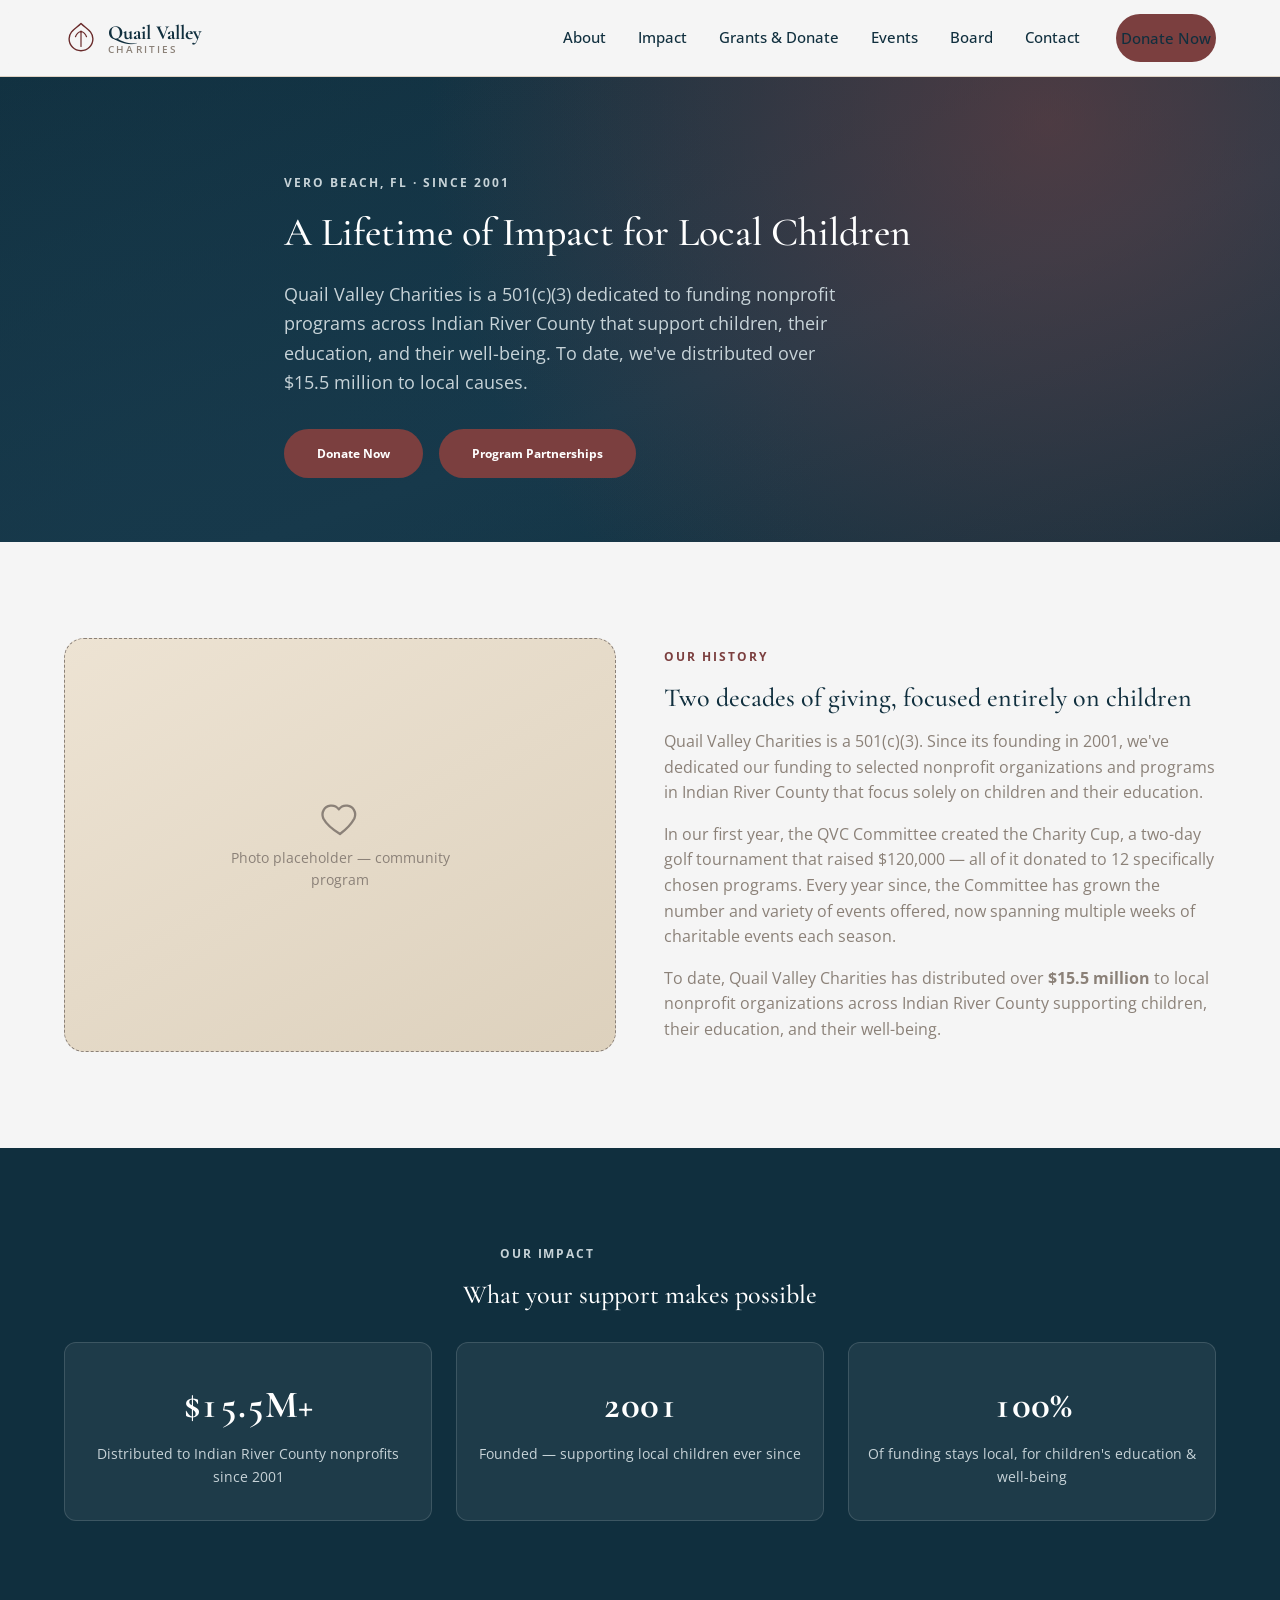
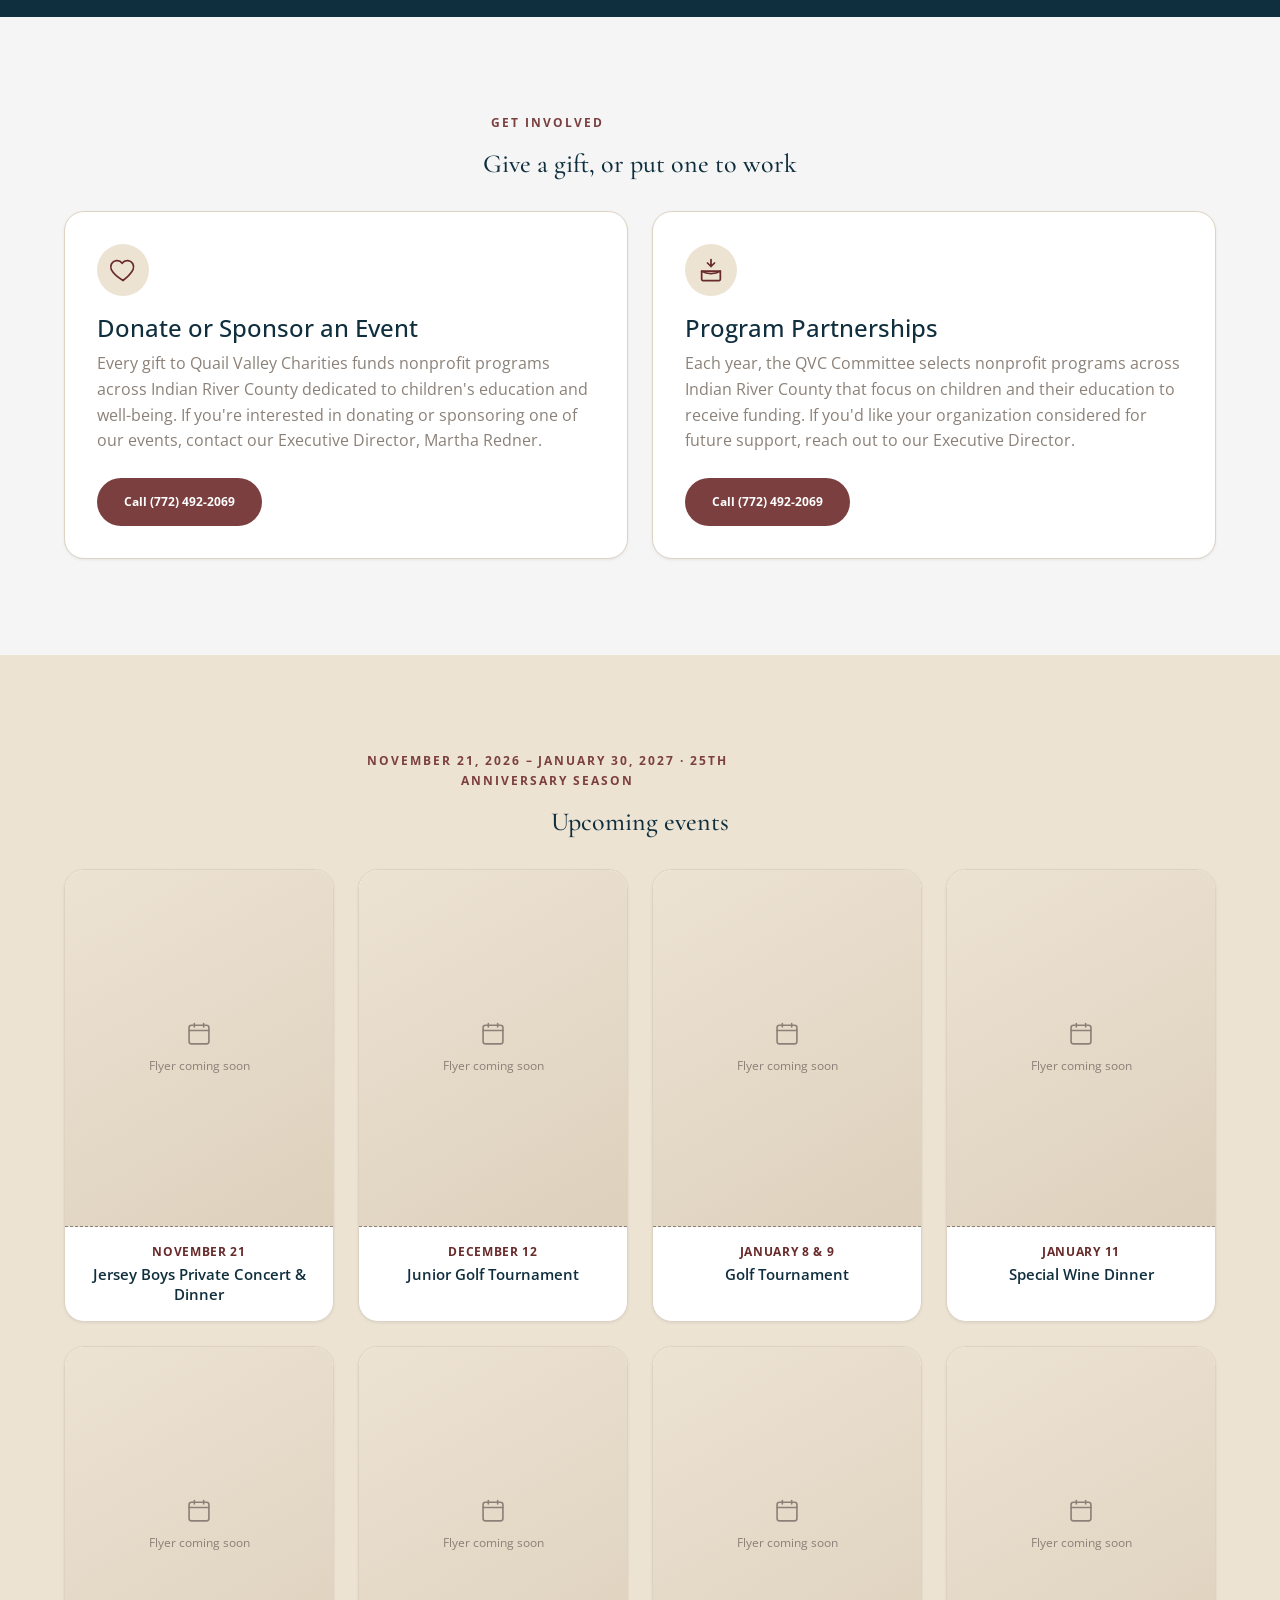
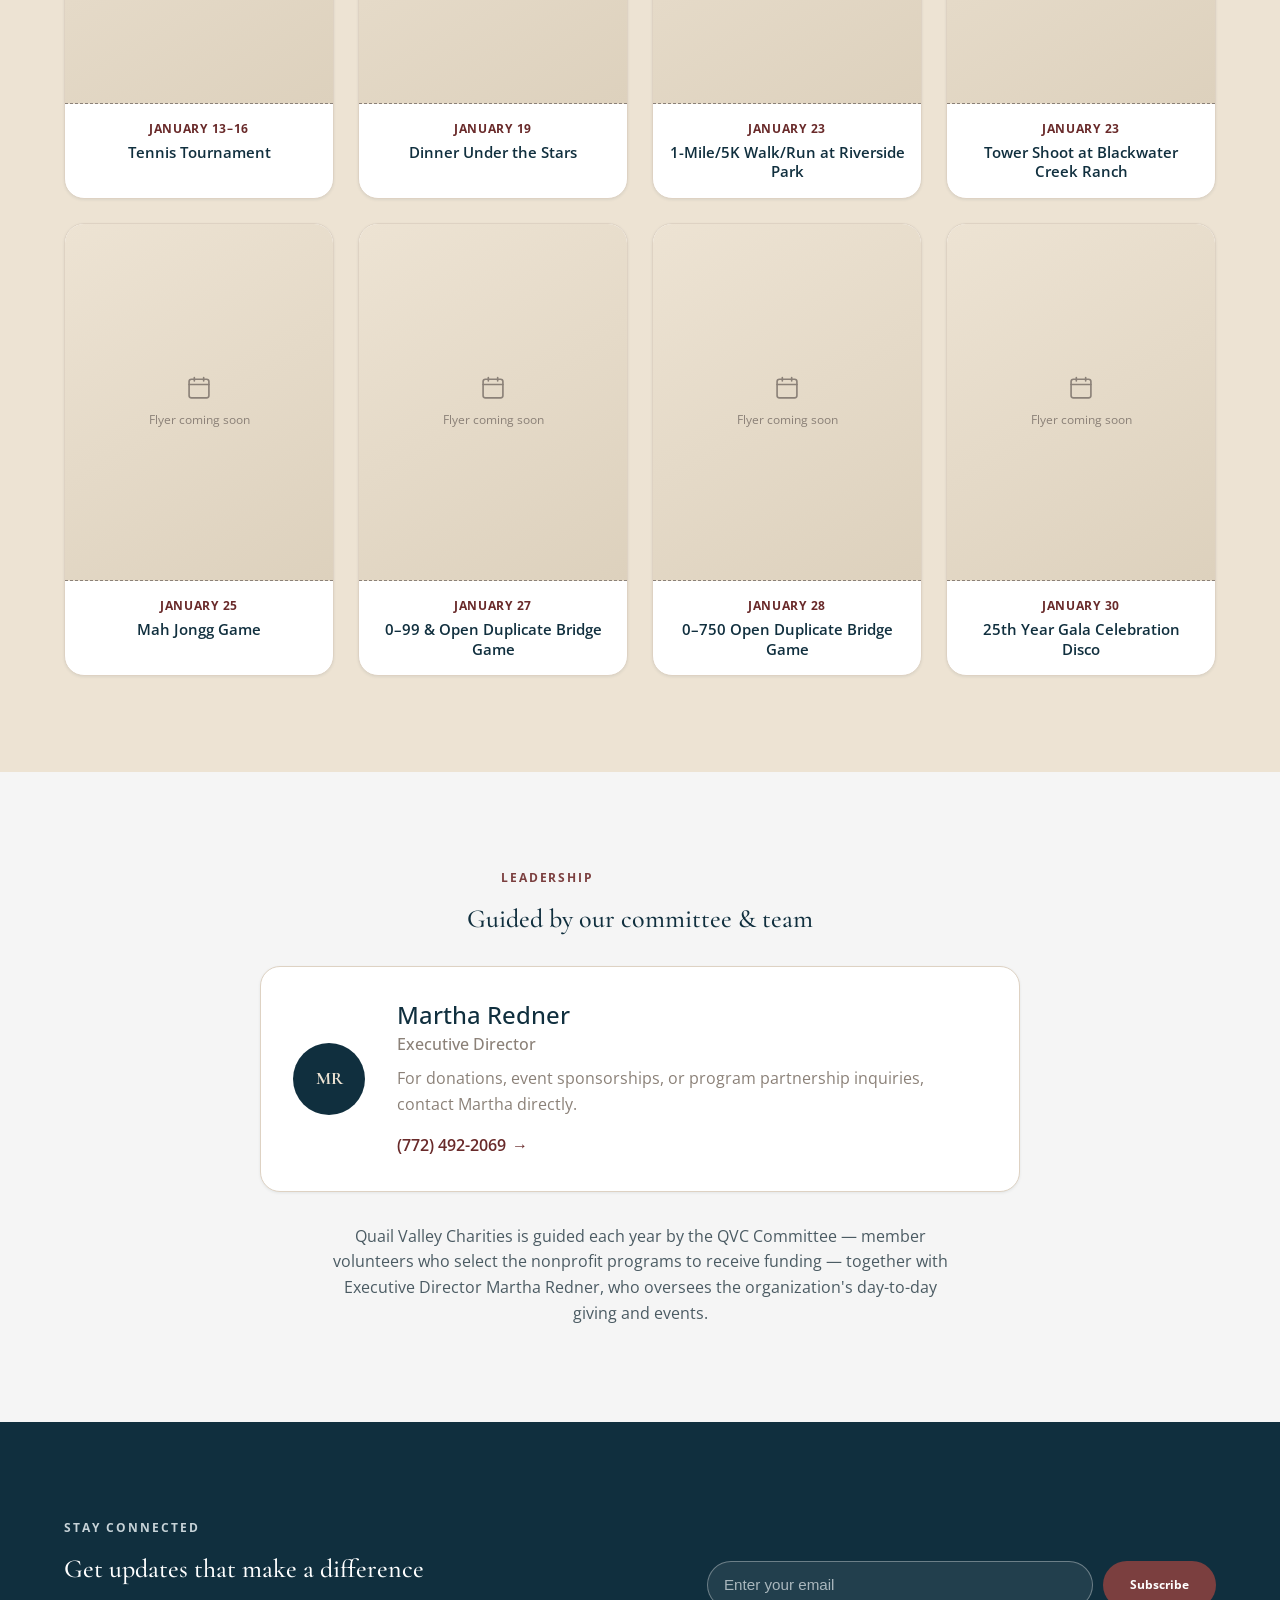
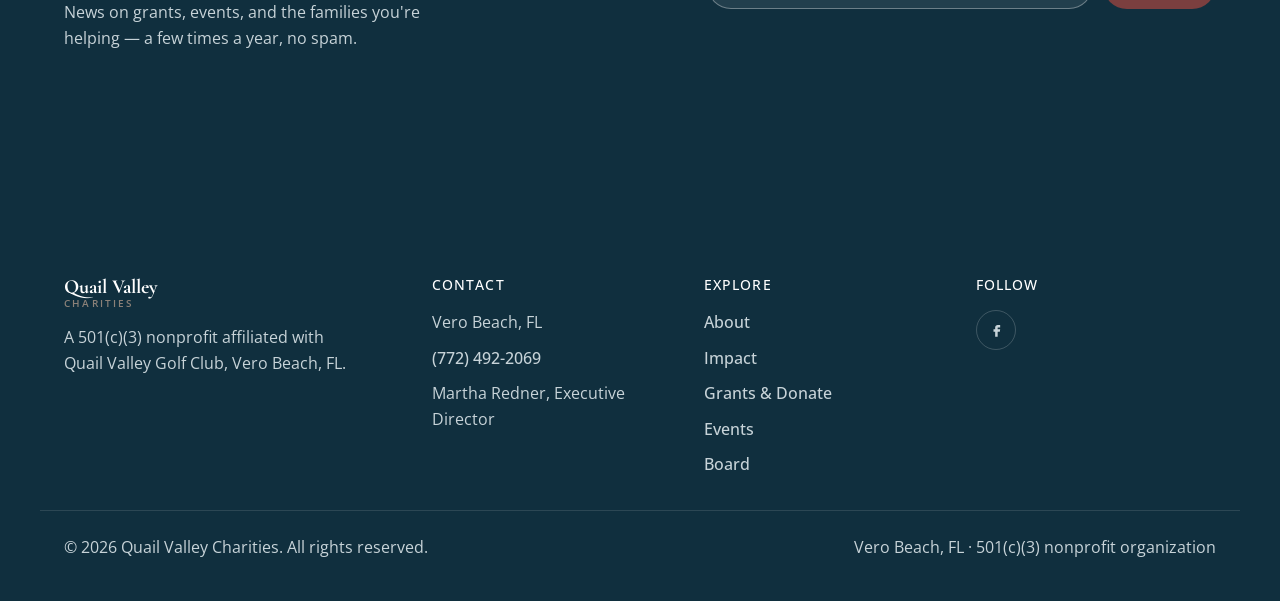
<file: index.html>
<!doctype html>
<html lang="en">
<head>
<meta charset="UTF-8">
<meta name="viewport" content="width=device-width, initial-scale=1">
<title>Quail Valley Charities | Vero Beach, FL</title>
<meta name="description" content="Quail Valley Charities is a 501(c)(3) that has distributed over $15.5 million since 2001 to nonprofit programs across Indian River County supporting children, their education, and their well-being.">
<link rel="preconnect" href="https://fonts.googleapis.com">
<link rel="preconnect" href="https://fonts.gstatic.com" crossorigin>
<link href="https://fonts.googleapis.com/css2?family=Cormorant+Garamond:wght@500;600&family=Open+Sans:wght@400;500;600;700&display=swap" rel="stylesheet">
<link rel="stylesheet" href="css/styles.css">
</head>
<body>
<a class="skip-link" href="#main">Skip to main content</a>

<header class="site-header" id="site-header">
  <div class="wrap header-inner">
    <a class="brand" href="#top" aria-label="Quail Valley Charities home">
      <span class="brand-mark" aria-hidden="true">
        <svg viewBox="0 0 40 40" width="34" height="34"><path d="M20 3c-6 6-14 9-14 18 0 8 6.3 14 14 14s14-6 14-14C34 12 26 9 20 3Z" fill="none" stroke="currentColor" stroke-width="1.6" stroke-linejoin="round"/><path d="M20 12v18M20 12c-3 1-5.5 3.4-6.5 6.5M20 12c3 1 5.5 3.4 6.5 6.5" fill="none" stroke="currentColor" stroke-width="1.4" stroke-linecap="round"/></svg>
      </span>
      <span class="brand-text">
        <span class="brand-name">Quail Valley</span>
        <span class="brand-sub">CHARITIES</span>
      </span>
    </a>

    <button class="nav-toggle" id="navToggle" aria-expanded="false" aria-controls="primaryNav">
      <span class="sr-only">Toggle menu</span>
      <span class="nav-toggle-bar" aria-hidden="true"></span>
    </button>

    <nav class="primary-nav" id="primaryNav" aria-label="Primary">
      <ul>
        <li><a href="#mission">About</a></li>
        <li><a href="#impact">Impact</a></li>
        <li><a href="#grants">Grants &amp; Donate</a></li>
        <li><a href="#events">Events</a></li>
        <li><a href="#board">Board</a></li>
        <li><a href="#contact">Contact</a></li>
      </ul>
      <a class="btn btn-primary nav-cta" href="tel:+17724922069">Donate Now</a>
    </nav>
  </div>
</header>

<main id="main">

  <!-- HERO -->
  <section class="hero" id="top">
    <div class="hero-bg" aria-hidden="true"></div>
    <div class="wrap hero-inner">
      <p class="eyebrow">Vero Beach, FL &middot; Since 2001</p>
      <h1>A Lifetime of Impact for Local Children</h1>
      <p class="hero-lead">
        Quail Valley Charities is a 501(c)(3) dedicated to funding nonprofit programs across
        Indian River County that support children, their education, and their well-being.
        To date, we've distributed over $15.5 million to local causes.
      </p>
      <div class="hero-actions">
        <a class="btn btn-primary btn-lg" href="tel:+17724922069">Donate Now</a>
        <a class="btn btn-secondary btn-lg" href="#grants">Program Partnerships</a>
      </div>
    </div>
  </section>

  <!-- MISSION & VISION -->
  <section class="section" id="mission">
    <div class="wrap split">
      <div class="split-media">
        <div class="photo-placeholder" role="img" aria-label="Placeholder photo: Quail Valley Charities community program">
          <svg viewBox="0 0 24 24" width="40" height="40" aria-hidden="true"><path d="M12 21s-7.5-4.6-10-9.3C.5 8 2.6 4.5 6.2 4c2-.3 3.9.6 5.1 2.2C12.5 4.6 14.4 3.7 16.4 4c3.6.5 5.7 4 4.2 7.7C18.1 16.4 12 21 12 21Z" fill="none" stroke="currentColor" stroke-width="1.4" stroke-linejoin="round"/></svg>
          <span>Photo placeholder &mdash; community program</span>
        </div>
      </div>
      <div class="split-copy">
        <p class="eyebrow">Our History</p>
        <h2>Two decades of giving, focused entirely on children</h2>
        <p>
          Quail Valley Charities is a 501(c)(3). Since its founding in 2001, we've dedicated our
          funding to selected nonprofit organizations and programs in Indian River County that
          focus solely on children and their education.
        </p>
        <p>
          In our first year, the QVC Committee created the Charity Cup, a two-day golf tournament
          that raised $120,000 &mdash; all of it donated to 12 specifically chosen programs. Every
          year since, the Committee has grown the number and variety of events offered, now
          spanning multiple weeks of charitable events each season.
        </p>
        <p>
          To date, Quail Valley Charities has distributed over <strong>$15.5 million</strong> to
          local nonprofit organizations across Indian River County supporting children, their
          education, and their well-being.
        </p>
      </div>
    </div>
  </section>

  <!-- IMPACT STATS -->
  <section class="section section-dark" id="impact">
    <div class="wrap">
      <div class="section-head center">
        <p class="eyebrow eyebrow-invert">Our Impact</p>
        <h2>What your support makes possible</h2>
      </div>
      <div class="stats-grid">
        <div class="stat-card">
          <span class="stat-number">$15.5M+</span>
          <span class="stat-label">Distributed to Indian River County nonprofits since 2001</span>
        </div>
        <div class="stat-card">
          <span class="stat-number">2001</span>
          <span class="stat-label">Founded &mdash; supporting local children ever since</span>
        </div>
        <div class="stat-card">
          <span class="stat-number">100%</span>
          <span class="stat-label">Of funding stays local, for children's education &amp; well-being</span>
        </div>
      </div>
    </div>
  </section>

  <!-- DONATE + GRANTS -->
  <section class="section" id="grants">
    <div class="wrap">
      <div class="section-head center">
        <p class="eyebrow">Get Involved</p>
        <h2>Give a gift, or put one to work</h2>
      </div>
      <div class="cards-2">
        <article class="action-card" id="donate">
          <span class="action-icon" aria-hidden="true">
            <svg viewBox="0 0 24 24" width="28" height="28"><path d="M12 21s-7.5-4.6-10-9.3C.5 8 2.6 4.5 6.2 4c2-.3 3.9.6 5.1 2.2C12.5 4.6 14.4 3.7 16.4 4c3.6.5 5.7 4 4.2 7.7C18.1 16.4 12 21 12 21Z" fill="none" stroke="currentColor" stroke-width="1.5" stroke-linejoin="round"/></svg>
          </span>
          <h3>Donate or Sponsor an Event</h3>
          <p>
            Every gift to Quail Valley Charities funds nonprofit programs across Indian River County
            dedicated to children's education and well-being. If you're interested in donating or
            sponsoring one of our events, contact our Executive Director, Martha Redner.
          </p>
          <a class="btn btn-primary" href="tel:+17724922069">Call (772) 492-2069</a>
        </article>

        <article class="action-card">
          <span class="action-icon" aria-hidden="true">
            <svg viewBox="0 0 24 24" width="28" height="28"><path d="M12 3v6M9 6l3 3 3-3" fill="none" stroke="currentColor" stroke-width="1.5" stroke-linecap="round" stroke-linejoin="round"/><path d="M4 13h16v7a1 1 0 0 1-1 1H5a1 1 0 0 1-1-1v-7Z" fill="none" stroke="currentColor" stroke-width="1.5" stroke-linejoin="round"/><path d="M4 13c2.5 1.4 5.3 2 8 2s5.5-.6 8-2" fill="none" stroke="currentColor" stroke-width="1.5" stroke-linecap="round"/></svg>
          </span>
          <h3>Program Partnerships</h3>
          <p>
            Each year, the QVC Committee selects nonprofit programs across Indian River County that
            focus on children and their education to receive funding. If you'd like your
            organization considered for future support, reach out to our Executive Director.
          </p>
          <a class="btn btn-secondary" href="tel:+17724922069">Call (772) 492-2069</a>
        </article>
      </div>
    </div>
  </section>

  <!-- EVENTS -->
  <section class="section section-tint" id="events">
    <div class="wrap">
      <div class="section-head center">
        <p class="eyebrow">November 21, 2026 &ndash; January 30, 2027 &middot; 25th Anniversary Season</p>
        <h2>Upcoming events</h2>
      </div>
      <div class="event-grid">
        <article class="event-card">
          <div class="event-card__media" role="img" aria-label="Flyer placeholder: Jersey Boys Private Concert &amp; Dinner">
            <svg viewBox="0 0 24 24" width="28" height="28" aria-hidden="true"><rect x="3.5" y="4.5" width="17" height="16" rx="2" fill="none" stroke="currentColor" stroke-width="1.4"/><path d="M3.5 9h17M8 3v3M16 3v3" stroke="currentColor" stroke-width="1.4" stroke-linecap="round"/></svg>
            <span>Flyer coming soon</span>
          </div>
          <div class="event-card__body">
            <p class="event-card__date">November 21</p>
            <h3 class="event-card__name">Jersey Boys Private Concert &amp; Dinner</h3>
          </div>
        </article>
        <article class="event-card">
          <div class="event-card__media" role="img" aria-label="Flyer placeholder: Junior Golf Tournament">
            <svg viewBox="0 0 24 24" width="28" height="28" aria-hidden="true"><rect x="3.5" y="4.5" width="17" height="16" rx="2" fill="none" stroke="currentColor" stroke-width="1.4"/><path d="M3.5 9h17M8 3v3M16 3v3" stroke="currentColor" stroke-width="1.4" stroke-linecap="round"/></svg>
            <span>Flyer coming soon</span>
          </div>
          <div class="event-card__body">
            <p class="event-card__date">December 12</p>
            <h3 class="event-card__name">Junior Golf Tournament</h3>
          </div>
        </article>
        <article class="event-card">
          <div class="event-card__media" role="img" aria-label="Flyer placeholder: Golf Tournament">
            <svg viewBox="0 0 24 24" width="28" height="28" aria-hidden="true"><rect x="3.5" y="4.5" width="17" height="16" rx="2" fill="none" stroke="currentColor" stroke-width="1.4"/><path d="M3.5 9h17M8 3v3M16 3v3" stroke="currentColor" stroke-width="1.4" stroke-linecap="round"/></svg>
            <span>Flyer coming soon</span>
          </div>
          <div class="event-card__body">
            <p class="event-card__date">January 8 &amp; 9</p>
            <h3 class="event-card__name">Golf Tournament</h3>
          </div>
        </article>
        <article class="event-card">
          <div class="event-card__media" role="img" aria-label="Flyer placeholder: Special Wine Dinner">
            <svg viewBox="0 0 24 24" width="28" height="28" aria-hidden="true"><rect x="3.5" y="4.5" width="17" height="16" rx="2" fill="none" stroke="currentColor" stroke-width="1.4"/><path d="M3.5 9h17M8 3v3M16 3v3" stroke="currentColor" stroke-width="1.4" stroke-linecap="round"/></svg>
            <span>Flyer coming soon</span>
          </div>
          <div class="event-card__body">
            <p class="event-card__date">January 11</p>
            <h3 class="event-card__name">Special Wine Dinner</h3>
          </div>
        </article>
        <article class="event-card">
          <div class="event-card__media" role="img" aria-label="Flyer placeholder: Tennis Tournament">
            <svg viewBox="0 0 24 24" width="28" height="28" aria-hidden="true"><rect x="3.5" y="4.5" width="17" height="16" rx="2" fill="none" stroke="currentColor" stroke-width="1.4"/><path d="M3.5 9h17M8 3v3M16 3v3" stroke="currentColor" stroke-width="1.4" stroke-linecap="round"/></svg>
            <span>Flyer coming soon</span>
          </div>
          <div class="event-card__body">
            <p class="event-card__date">January 13&ndash;16</p>
            <h3 class="event-card__name">Tennis Tournament</h3>
          </div>
        </article>
        <article class="event-card">
          <div class="event-card__media" role="img" aria-label="Flyer placeholder: Dinner Under the Stars">
            <svg viewBox="0 0 24 24" width="28" height="28" aria-hidden="true"><rect x="3.5" y="4.5" width="17" height="16" rx="2" fill="none" stroke="currentColor" stroke-width="1.4"/><path d="M3.5 9h17M8 3v3M16 3v3" stroke="currentColor" stroke-width="1.4" stroke-linecap="round"/></svg>
            <span>Flyer coming soon</span>
          </div>
          <div class="event-card__body">
            <p class="event-card__date">January 19</p>
            <h3 class="event-card__name">Dinner Under the Stars</h3>
          </div>
        </article>
        <article class="event-card">
          <div class="event-card__media" role="img" aria-label="Flyer placeholder: 1-Mile/5K Walk/Run at Riverside Park">
            <svg viewBox="0 0 24 24" width="28" height="28" aria-hidden="true"><rect x="3.5" y="4.5" width="17" height="16" rx="2" fill="none" stroke="currentColor" stroke-width="1.4"/><path d="M3.5 9h17M8 3v3M16 3v3" stroke="currentColor" stroke-width="1.4" stroke-linecap="round"/></svg>
            <span>Flyer coming soon</span>
          </div>
          <div class="event-card__body">
            <p class="event-card__date">January 23</p>
            <h3 class="event-card__name">1-Mile/5K Walk/Run at Riverside Park</h3>
          </div>
        </article>
        <article class="event-card">
          <div class="event-card__media" role="img" aria-label="Flyer placeholder: Tower Shoot at Blackwater Creek Ranch">
            <svg viewBox="0 0 24 24" width="28" height="28" aria-hidden="true"><rect x="3.5" y="4.5" width="17" height="16" rx="2" fill="none" stroke="currentColor" stroke-width="1.4"/><path d="M3.5 9h17M8 3v3M16 3v3" stroke="currentColor" stroke-width="1.4" stroke-linecap="round"/></svg>
            <span>Flyer coming soon</span>
          </div>
          <div class="event-card__body">
            <p class="event-card__date">January 23</p>
            <h3 class="event-card__name">Tower Shoot at Blackwater Creek Ranch</h3>
          </div>
        </article>
        <article class="event-card">
          <div class="event-card__media" role="img" aria-label="Flyer placeholder: Mah Jongg Game">
            <svg viewBox="0 0 24 24" width="28" height="28" aria-hidden="true"><rect x="3.5" y="4.5" width="17" height="16" rx="2" fill="none" stroke="currentColor" stroke-width="1.4"/><path d="M3.5 9h17M8 3v3M16 3v3" stroke="currentColor" stroke-width="1.4" stroke-linecap="round"/></svg>
            <span>Flyer coming soon</span>
          </div>
          <div class="event-card__body">
            <p class="event-card__date">January 25</p>
            <h3 class="event-card__name">Mah Jongg Game</h3>
          </div>
        </article>
        <article class="event-card">
          <div class="event-card__media" role="img" aria-label="Flyer placeholder: 0&ndash;99 and Open Duplicate Bridge Game">
            <svg viewBox="0 0 24 24" width="28" height="28" aria-hidden="true"><rect x="3.5" y="4.5" width="17" height="16" rx="2" fill="none" stroke="currentColor" stroke-width="1.4"/><path d="M3.5 9h17M8 3v3M16 3v3" stroke="currentColor" stroke-width="1.4" stroke-linecap="round"/></svg>
            <span>Flyer coming soon</span>
          </div>
          <div class="event-card__body">
            <p class="event-card__date">January 27</p>
            <h3 class="event-card__name">0&ndash;99 &amp; Open Duplicate Bridge Game</h3>
          </div>
        </article>
        <article class="event-card">
          <div class="event-card__media" role="img" aria-label="Flyer placeholder: 0&ndash;750 Open Duplicate Bridge Game">
            <svg viewBox="0 0 24 24" width="28" height="28" aria-hidden="true"><rect x="3.5" y="4.5" width="17" height="16" rx="2" fill="none" stroke="currentColor" stroke-width="1.4"/><path d="M3.5 9h17M8 3v3M16 3v3" stroke="currentColor" stroke-width="1.4" stroke-linecap="round"/></svg>
            <span>Flyer coming soon</span>
          </div>
          <div class="event-card__body">
            <p class="event-card__date">January 28</p>
            <h3 class="event-card__name">0&ndash;750 Open Duplicate Bridge Game</h3>
          </div>
        </article>
        <article class="event-card">
          <div class="event-card__media" role="img" aria-label="Flyer placeholder: 25th Year Gala Celebration Disco">
            <svg viewBox="0 0 24 24" width="28" height="28" aria-hidden="true"><rect x="3.5" y="4.5" width="17" height="16" rx="2" fill="none" stroke="currentColor" stroke-width="1.4"/><path d="M3.5 9h17M8 3v3M16 3v3" stroke="currentColor" stroke-width="1.4" stroke-linecap="round"/></svg>
            <span>Flyer coming soon</span>
          </div>
          <div class="event-card__body">
            <p class="event-card__date">January 30</p>
            <h3 class="event-card__name">25th Year Gala Celebration Disco</h3>
          </div>
        </article>
      </div>
    </div>
  </section>

  <!-- BOARD / LEADERSHIP -->
  <section class="section" id="board">
    <div class="wrap">
      <div class="section-head center">
        <p class="eyebrow">Leadership</p>
        <h2>Guided by our committee &amp; team</h2>
      </div>
      <div class="leadership">
        <span class="person-avatar" aria-hidden="true">MR</span>
        <div>
          <h3>Martha Redner</h3>
          <p class="role">Executive Director</p>
          <p>For donations, event sponsorships, or program partnership inquiries, contact Martha directly.</p>
          <a class="link-arrow" href="tel:+17724922069">(772) 492-2069 <span aria-hidden="true">&rarr;</span></a>
        </div>
      </div>
      <p class="committee-note">
        Quail Valley Charities is guided each year by the QVC Committee &mdash; member volunteers
        who select the nonprofit programs to receive funding &mdash; together with Executive
        Director Martha Redner, who oversees the organization's day-to-day giving and events.
      </p>
    </div>
  </section>

  <!-- NEWSLETTER -->
  <section class="section section-dark newsletter" id="newsletter">
    <div class="wrap newsletter-inner">
      <div>
        <p class="eyebrow eyebrow-invert">Stay Connected</p>
        <h2>Get updates that make a difference</h2>
        <p class="newsletter-lead">News on grants, events, and the families you're helping &mdash; a few times a year, no spam.</p>
      </div>
      <form class="newsletter-form" id="newsletterForm" novalidate>
        <label class="sr-only" for="newsletterEmail">Email address</label>
        <input type="email" id="newsletterEmail" name="email" placeholder="Enter your email" autocomplete="email" required>
        <button type="submit" class="btn btn-primary">Subscribe</button>
      </form>
      <p class="form-status" id="newsletterStatus" role="status" aria-live="polite"></p>
    </div>
  </section>

</main>

<footer class="site-footer" id="contact">
  <div class="wrap footer-grid">
    <div class="footer-brand">
      <span class="brand-text">
        <span class="brand-name">Quail Valley</span>
        <span class="brand-sub">CHARITIES</span>
      </span>
      <p>A 501(c)(3) nonprofit affiliated with Quail Valley Golf Club, Vero Beach, FL.</p>
    </div>
    <div class="footer-col">
      <h3>Contact</h3>
      <ul>
        <li>Vero Beach, FL</li>
        <li><a href="tel:+17724922069">(772) 492-2069</a></li>
        <li>Martha Redner, Executive Director</li>
      </ul>
    </div>
    <div class="footer-col">
      <h3>Explore</h3>
      <ul>
        <li><a href="#mission">About</a></li>
        <li><a href="#impact">Impact</a></li>
        <li><a href="#grants">Grants &amp; Donate</a></li>
        <li><a href="#events">Events</a></li>
        <li><a href="#board">Board</a></li>
      </ul>
    </div>
    <div class="footer-col">
      <h3>Follow</h3>
      <ul class="social-list">
        <li><a href="https://www.facebook.com/quailvalleycharities" target="_blank" rel="noopener" aria-label="Quail Valley Charities on Facebook"><svg viewBox="0 0 24 24" width="20" height="20" aria-hidden="true"><path d="M14 9h3V6h-3c-1.7 0-3 1.3-3 3v2H9v3h2v6h3v-6h2.6l.4-3H14V9.5c0-.3.2-.5.5-.5Z" fill="currentColor"/></svg></a></li>
      </ul>
    </div>
  </div>
  <div class="wrap footer-bottom">
    <p>&copy; <span id="year"></span> Quail Valley Charities. All rights reserved.</p>
    <p class="footer-fine">Vero Beach, FL &middot; 501(c)(3) nonprofit organization</p>
  </div>
</footer>

<script src="js/main.js"></script>
</body>
</html>
</file>
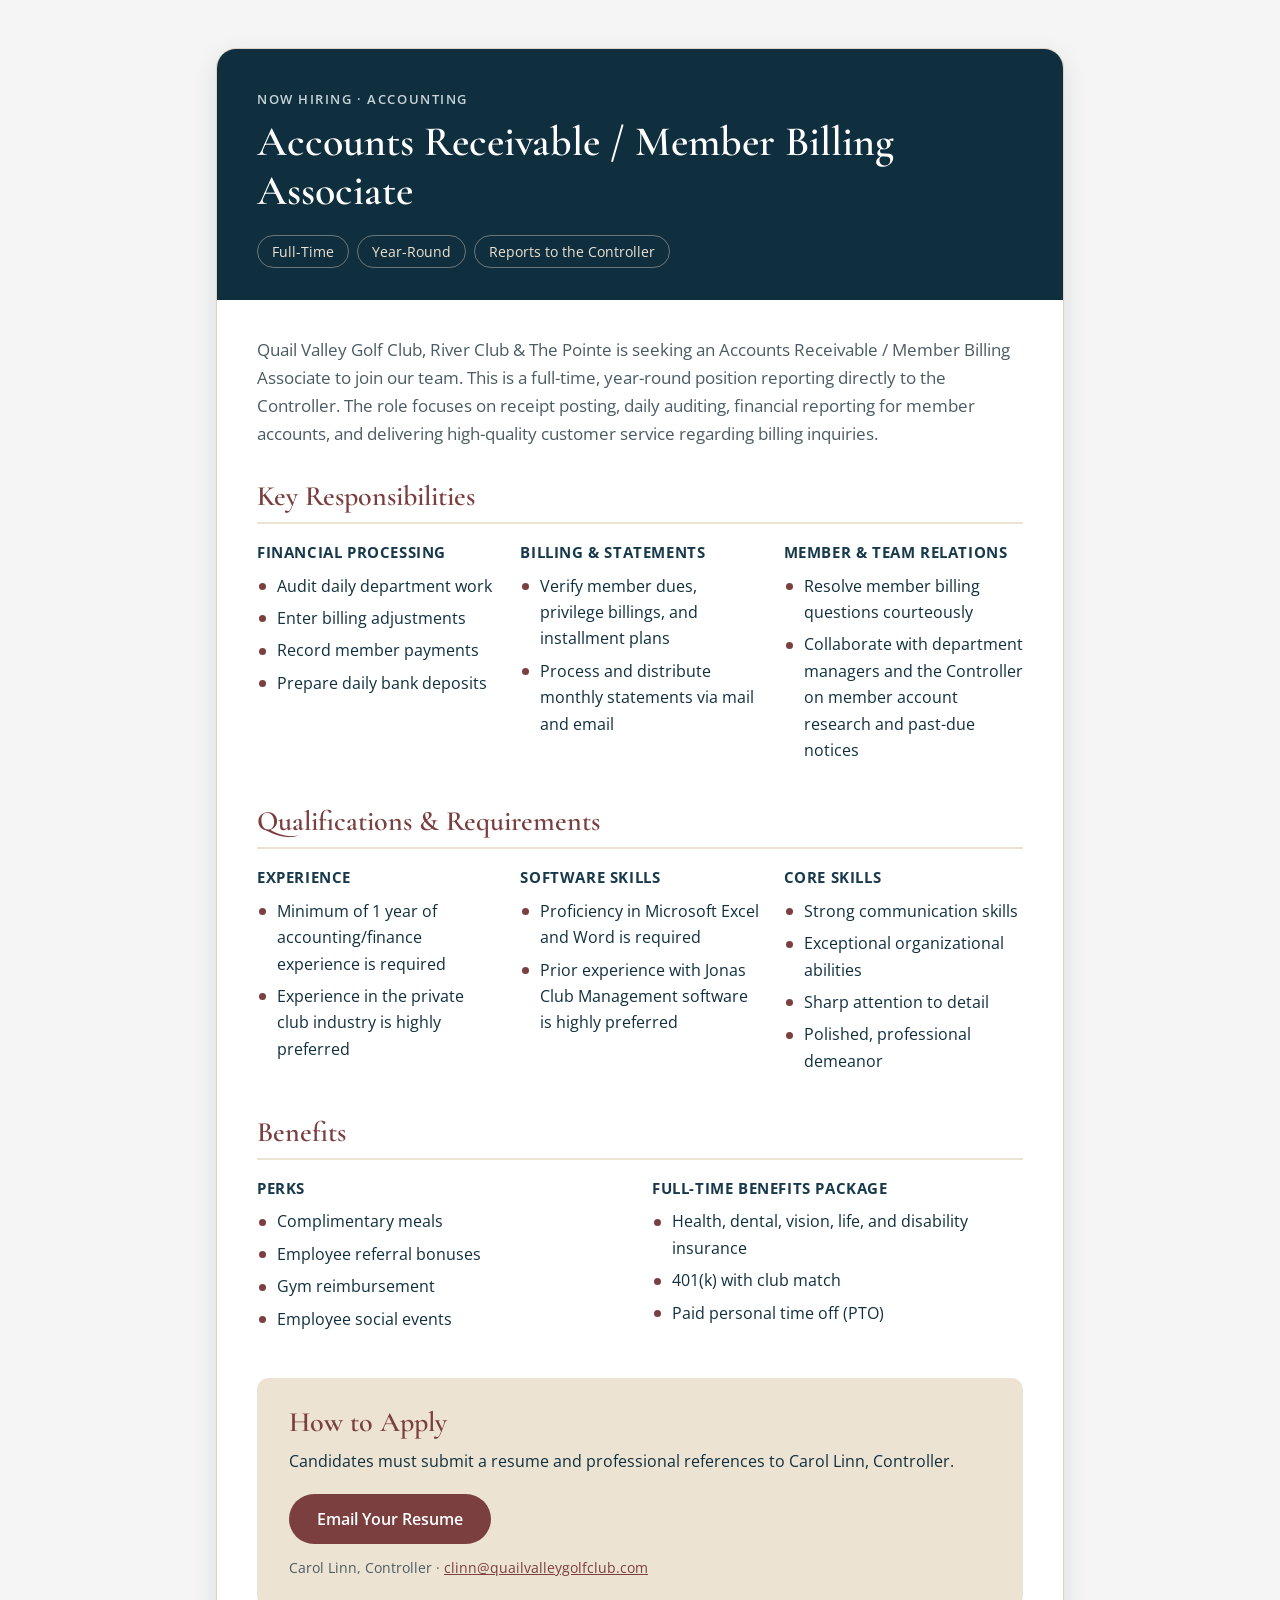
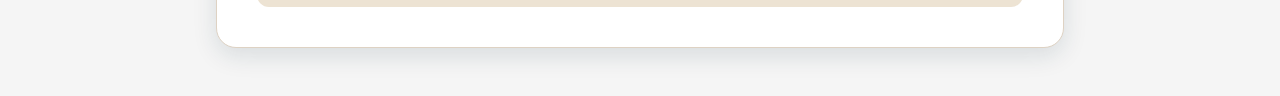
<file: careers/accounts-receivable-member-billing-associate.html>
<!doctype html>
<html lang="en">
<head>
<meta charset="UTF-8">
<meta name="viewport" content="width=device-width, initial-scale=1">
<title>Accounts Receivable / Member Billing Associate | Quail Valley Careers</title>
<meta name="description" content="Quail Valley Golf Club, River Club & The Pointe is hiring a full-time, year-round Accounts Receivable / Member Billing Associate reporting to the Controller.">
<link rel="preconnect" href="https://fonts.googleapis.com">
<link rel="preconnect" href="https://fonts.gstatic.com" crossorigin>
<link href="https://fonts.googleapis.com/css2?family=Cormorant+Garamond:wght@500;600&family=Open+Sans:wght@400;500;600;700&display=swap" rel="stylesheet">
<style>
  body { margin: 0; background: #f5f5f5; }
</style>
</head>
<body>

<!-- ======================================================================
     CAREERS POSTING — copy everything from here to "END POSTING" into the
     careers section of the website. Styles are scoped to .qv-job so they
     won't affect the rest of the page.
     ====================================================================== -->
<style>
  .qv-job {
    --qv-navy-900: #102f3e;
    --qv-navy-700: #17394b;
    --qv-maroon-700: #692a2a;
    --qv-maroon-500: #7b3f3f;
    --qv-cream: #ede3d3;
    --qv-white: #ffffff;
    --qv-muted: #4b5b63;
    --qv-border: #ded2c3;

    box-sizing: border-box;
    max-width: 880px;
    margin: 48px auto;
    padding: 0 16px;
    font-family: "Open Sans", -apple-system, BlinkMacSystemFont, "Segoe UI", sans-serif;
    font-size: 16px;
    line-height: 1.65;
    color: var(--qv-navy-900);
  }
  .qv-job *, .qv-job *::before, .qv-job *::after { box-sizing: inherit; }

  .qv-job__card {
    background: var(--qv-white);
    border: 1px solid var(--qv-border);
    border-radius: 20px;
    box-shadow: 0 8px 24px rgba(16, 47, 62, 0.12);
    overflow: hidden;
  }

  .qv-job__header {
    background: var(--qv-navy-900);
    color: #f5f5f5;
    padding: 40px 40px 32px;
  }
  .qv-job__eyebrow {
    margin: 0 0 8px;
    font-size: 13px;
    font-weight: 600;
    letter-spacing: 0.12em;
    text-transform: uppercase;
    color: #c7d3d8;
  }
  .qv-job__title {
    margin: 0 0 20px;
    font-family: "Cormorant Garamond", Georgia, serif;
    font-weight: 600;
    font-size: clamp(30px, 5vw, 42px);
    line-height: 1.15;
    color: var(--qv-white);
  }
  .qv-job__tags {
    display: flex;
    flex-wrap: wrap;
    gap: 8px;
    margin: 0;
    padding: 0;
    list-style: none;
  }
  .qv-job__tags li {
    padding: 4px 14px;
    border: 1px solid rgba(237, 227, 211, 0.4);
    border-radius: 999px;
    font-size: 14px;
    color: var(--qv-cream);
  }

  .qv-job__body { padding: 36px 40px 40px; }

  .qv-job__intro {
    margin: 0 0 32px;
    font-size: 17px;
    color: var(--qv-muted);
  }

  .qv-job h3 {
    margin: 0 0 16px;
    padding-bottom: 8px;
    border-bottom: 2px solid var(--qv-cream);
    font-family: "Cormorant Garamond", Georgia, serif;
    font-weight: 600;
    font-size: 28px;
    line-height: 1.2;
    color: var(--qv-maroon-500);
  }
  .qv-job__section + .qv-job__section { margin-top: 36px; }

  .qv-job__grid {
    display: grid;
    grid-template-columns: repeat(auto-fit, minmax(220px, 1fr));
    gap: 24px;
  }
  .qv-job h4 {
    margin: 0 0 8px;
    font-size: 15px;
    font-weight: 700;
    letter-spacing: 0.04em;
    text-transform: uppercase;
    color: var(--qv-navy-700);
  }
  .qv-job ul.qv-job__list {
    margin: 0;
    padding: 0;
    list-style: none;
  }
  .qv-job ul.qv-job__list li {
    position: relative;
    padding-left: 20px;
    margin-bottom: 6px;
  }
  .qv-job ul.qv-job__list li::before {
    content: "";
    position: absolute;
    left: 2px;
    top: 0.65em;
    width: 7px;
    height: 7px;
    border-radius: 50%;
    background: var(--qv-maroon-500);
  }

  .qv-job__apply {
    margin-top: 40px;
    padding: 28px 32px;
    background: var(--qv-cream);
    border-radius: 12px;
  }
  .qv-job__apply h3 { border-bottom: 0; padding-bottom: 0; margin-bottom: 8px; }
  .qv-job__apply p { margin: 0 0 20px; }
  .qv-job__btn {
    display: inline-flex;
    align-items: center;
    justify-content: center;
    min-height: 48px;
    padding: 12px 28px;
    border-radius: 999px;
    background: var(--qv-maroon-500);
    color: var(--qv-white);
    font-weight: 600;
    text-decoration: none;
    transition: background 200ms ease;
  }
  .qv-job__btn:hover, .qv-job__btn:focus-visible { background: var(--qv-maroon-700); color: var(--qv-white); }
  .qv-job__contact { margin-top: 12px !important; margin-bottom: 0 !important; font-size: 14px; color: var(--qv-muted); }
  .qv-job__contact a { color: var(--qv-maroon-500); }

  @media (max-width: 600px) {
    .qv-job { margin: 24px auto; }
    .qv-job__header { padding: 28px 24px 24px; }
    .qv-job__body { padding: 28px 24px 32px; }
    .qv-job__apply { padding: 24px; }
  }
</style>

<section class="qv-job" id="accounts-receivable-member-billing-associate" aria-labelledby="qv-job-title">
  <article class="qv-job__card">
    <header class="qv-job__header">
      <p class="qv-job__eyebrow">Now Hiring &middot; Accounting</p>
      <h2 class="qv-job__title" id="qv-job-title">Accounts Receivable / Member Billing Associate</h2>
      <ul class="qv-job__tags" aria-label="Position details">
        <li>Full-Time</li>
        <li>Year-Round</li>
        <li>Reports to the Controller</li>
      </ul>
    </header>

    <div class="qv-job__body">
      <p class="qv-job__intro">
        Quail Valley Golf Club, River Club &amp; The Pointe is seeking an Accounts Receivable / Member Billing
        Associate to join our team. This is a full-time, year-round position reporting directly to the Controller.
        The role focuses on receipt posting, daily auditing, financial reporting for member accounts, and delivering
        high-quality customer service regarding billing inquiries.
      </p>

      <div class="qv-job__section">
        <h3>Key Responsibilities</h3>
        <div class="qv-job__grid">
          <div>
            <h4>Financial Processing</h4>
            <ul class="qv-job__list">
              <li>Audit daily department work</li>
              <li>Enter billing adjustments</li>
              <li>Record member payments</li>
              <li>Prepare daily bank deposits</li>
            </ul>
          </div>
          <div>
            <h4>Billing &amp; Statements</h4>
            <ul class="qv-job__list">
              <li>Verify member dues, privilege billings, and installment plans</li>
              <li>Process and distribute monthly statements via mail and email</li>
            </ul>
          </div>
          <div>
            <h4>Member &amp; Team Relations</h4>
            <ul class="qv-job__list">
              <li>Resolve member billing questions courteously</li>
              <li>Collaborate with department managers and the Controller on member account research and past-due notices</li>
            </ul>
          </div>
        </div>
      </div>

      <div class="qv-job__section">
        <h3>Qualifications &amp; Requirements</h3>
        <div class="qv-job__grid">
          <div>
            <h4>Experience</h4>
            <ul class="qv-job__list">
              <li>Minimum of 1 year of accounting/finance experience is required</li>
              <li>Experience in the private club industry is highly preferred</li>
            </ul>
          </div>
          <div>
            <h4>Software Skills</h4>
            <ul class="qv-job__list">
              <li>Proficiency in Microsoft Excel and Word is required</li>
              <li>Prior experience with Jonas Club Management software is highly preferred</li>
            </ul>
          </div>
          <div>
            <h4>Core Skills</h4>
            <ul class="qv-job__list">
              <li>Strong communication skills</li>
              <li>Exceptional organizational abilities</li>
              <li>Sharp attention to detail</li>
              <li>Polished, professional demeanor</li>
            </ul>
          </div>
        </div>
      </div>

      <div class="qv-job__section">
        <h3>Benefits</h3>
        <div class="qv-job__grid">
          <div>
            <h4>Perks</h4>
            <ul class="qv-job__list">
              <li>Complimentary meals</li>
              <li>Employee referral bonuses</li>
              <li>Gym reimbursement</li>
              <li>Employee social events</li>
            </ul>
          </div>
          <div>
            <h4>Full-Time Benefits Package</h4>
            <ul class="qv-job__list">
              <li>Health, dental, vision, life, and disability insurance</li>
              <li>401(k) with club match</li>
              <li>Paid personal time off (PTO)</li>
            </ul>
          </div>
        </div>
      </div>

      <div class="qv-job__apply">
        <h3>How to Apply</h3>
        <p>Candidates must submit a resume and professional references to Carol Linn, Controller.</p>
        <a class="qv-job__btn" href="mailto:clinn@quailvalleygolfclub.com?subject=Application%20%E2%80%93%20Accounts%20Receivable%20%2F%20Member%20Billing%20Associate">Email Your Resume</a>
        <p class="qv-job__contact">Carol Linn, Controller &middot; <a href="mailto:clinn@quailvalleygolfclub.com">clinn@quailvalleygolfclub.com</a></p>
      </div>
    </div>
  </article>
</section>
<!-- ============================ END POSTING ============================ -->

</body>
</html>
</file>
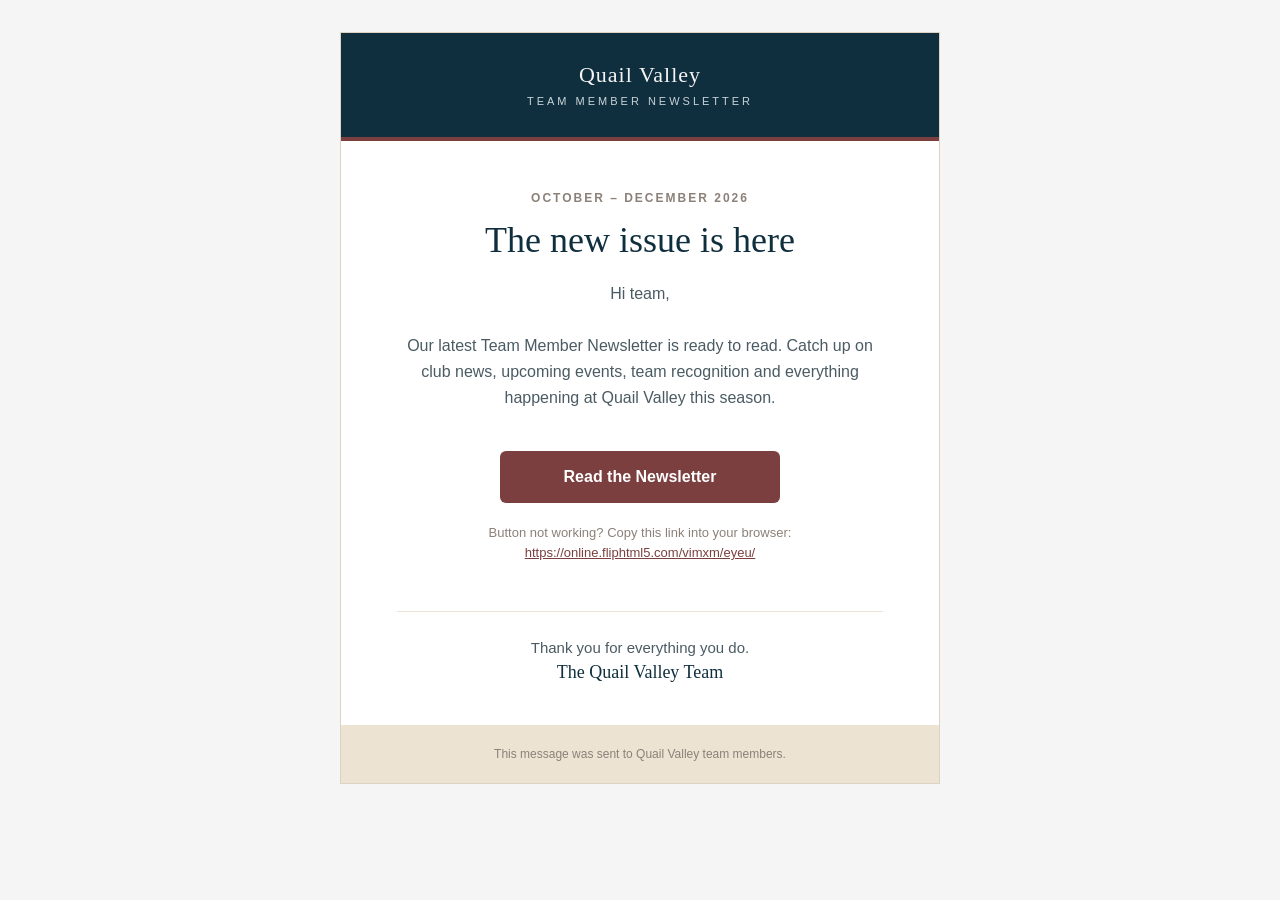
<file: emails/team-newsletter-oct-dec-2026.html>
<!DOCTYPE html>
<html lang="en" xmlns="http://www.w3.org/1999/xhtml" xmlns:v="urn:schemas-microsoft-com:vml" xmlns:o="urn:schemas-microsoft-com:office:office">
<head>
<meta charset="utf-8">
<meta name="viewport" content="width=device-width, initial-scale=1">
<meta http-equiv="X-UA-Compatible" content="IE=edge">
<meta name="x-apple-disable-message-reformatting">
<title>October – December 2026 Team Member Newsletter</title>
<!--[if mso]>
<noscript><xml><o:OfficeDocumentSettings><o:PixelsPerInch>96</o:PixelsPerInch></o:OfficeDocumentSettings></xml></noscript>
<![endif]-->
<style>
  body { margin: 0; padding: 0; width: 100% !important; -webkit-text-size-adjust: 100%; -ms-text-size-adjust: 100%; }
  table { border-collapse: collapse; mso-table-lspace: 0; mso-table-rspace: 0; }
  a { color: #7b3f3f; }
  @media only screen and (max-width: 620px) {
    .container { width: 100% !important; }
    .px { padding-left: 24px !important; padding-right: 24px !important; }
    .h1 { font-size: 30px !important; line-height: 36px !important; }
  }
</style>
</head>
<body style="margin:0; padding:0; background-color:#f5f5f5;">

<!-- Inbox preview text -->
<div style="display:none; max-height:0; overflow:hidden; mso-hide:all; font-size:1px; line-height:1px; color:#f5f5f5;">
  The October – December 2026 Team Member Newsletter is here. Click to start reading.
  &#847;&zwnj;&nbsp;&#847;&zwnj;&nbsp;&#847;&zwnj;&nbsp;&#847;&zwnj;&nbsp;&#847;&zwnj;&nbsp;&#847;&zwnj;&nbsp;
</div>

<table role="presentation" width="100%" cellpadding="0" cellspacing="0" border="0" style="background-color:#f5f5f5;">
  <tr>
    <td align="center" style="padding:32px 16px;">

      <table role="presentation" class="container" width="600" cellpadding="0" cellspacing="0" border="0" style="width:600px; max-width:600px; background-color:#ffffff; border:1px solid #ded2c3;">

        <!-- Header -->
        <tr>
          <td align="center" class="px" style="background-color:#102f3e; padding:28px 40px;">
            <p style="margin:0; font-family:Georgia, 'Times New Roman', serif; font-size:22px; line-height:28px; letter-spacing:1px; color:#f5f5f5;">
              Quail Valley
            </p>
            <p style="margin:4px 0 0; font-family:'Open Sans', Arial, sans-serif; font-size:11px; line-height:16px; letter-spacing:3px; text-transform:uppercase; color:#c7d3d8;">
              Team Member Newsletter
            </p>
          </td>
        </tr>

        <!-- Accent bar -->
        <tr>
          <td style="background-color:#7b3f3f; height:4px; line-height:4px; font-size:4px;">&nbsp;</td>
        </tr>

        <!-- Body -->
        <tr>
          <td align="center" class="px" style="padding:48px 56px 16px;">
            <p style="margin:0 0 12px; font-family:'Open Sans', Arial, sans-serif; font-size:12px; line-height:18px; letter-spacing:2px; text-transform:uppercase; color:#8b8178; font-weight:600;">
              October – December 2026
            </p>
            <h1 class="h1" style="margin:0 0 20px; font-family:Georgia, 'Times New Roman', serif; font-size:36px; line-height:42px; font-weight:normal; color:#102f3e;">
              The new issue is here
            </h1>
            <p style="margin:0; font-family:'Open Sans', Arial, sans-serif; font-size:16px; line-height:26px; color:#4b5b63;">
              Hi team,<br><br>
              Our latest Team Member Newsletter is ready to read. Catch up on club news, upcoming events, team recognition and everything happening at Quail Valley this season.
            </p>
          </td>
        </tr>

        <!-- Button -->
        <tr>
          <td align="center" style="padding:24px 40px 48px;">
            <!--[if mso]>
            <v:roundrect xmlns:v="urn:schemas-microsoft-com:vml" xmlns:w="urn:schemas-microsoft-com:office:word" href="https://online.fliphtml5.com/vimxm/eyeu/" style="height:52px; v-text-anchor:middle; width:280px;" arcsize="12%" stroke="f" fillcolor="#7b3f3f">
              <w:anchorlock/>
              <center style="color:#ffffff; font-family:Arial, sans-serif; font-size:16px; font-weight:bold;">Read the Newsletter</center>
            </v:roundrect>
            <![endif]-->
            <!--[if !mso]><!-->
            <a href="https://online.fliphtml5.com/vimxm/eyeu/" target="_blank" style="display:inline-block; background-color:#7b3f3f; color:#ffffff; font-family:'Open Sans', Arial, sans-serif; font-size:16px; font-weight:bold; line-height:52px; text-align:center; text-decoration:none; width:280px; border-radius:6px; -webkit-text-size-adjust:none;">
              Read the Newsletter
            </a>
            <!--<![endif]-->
            <p style="margin:20px 0 0; font-family:'Open Sans', Arial, sans-serif; font-size:13px; line-height:20px; color:#8b8178;">
              Button not working? Copy this link into your browser:<br>
              <a href="https://online.fliphtml5.com/vimxm/eyeu/" target="_blank" style="color:#7b3f3f; word-break:break-all;">https://online.fliphtml5.com/vimxm/eyeu/</a>
            </p>
          </td>
        </tr>

        <!-- Sign-off -->
        <tr>
          <td class="px" style="padding:0 56px 40px;">
            <table role="presentation" width="100%" cellpadding="0" cellspacing="0" border="0">
              <tr><td style="border-top:1px solid #ede3d3; font-size:0; line-height:0;">&nbsp;</td></tr>
            </table>
            <p style="margin:24px 0 0; font-family:'Open Sans', Arial, sans-serif; font-size:15px; line-height:24px; color:#4b5b63; text-align:center;">
              Thank you for everything you do.<br>
              <span style="font-family:Georgia, 'Times New Roman', serif; font-size:18px; color:#102f3e;">The Quail Valley Team</span>
            </p>
          </td>
        </tr>

        <!-- Footer -->
        <tr>
          <td align="center" class="px" style="background-color:#ede3d3; padding:20px 40px;">
            <p style="margin:0; font-family:'Open Sans', Arial, sans-serif; font-size:12px; line-height:18px; color:#8b8178;">
              This message was sent to Quail Valley team members.
            </p>
          </td>
        </tr>

      </table>

    </td>
  </tr>
</table>

</body>
</html>
</file>
<file: css/styles.css>
/* ==========================================================================
   Quail Valley Charities — Design Tokens
   ========================================================================== */
:root {
  /* Brand colors (client-supplied) */
  --navy-900: #102f3e;
  --navy-700: #17394b;
  --maroon-700: #692a2a;
  --maroon-500: #7b3f3f;
  --taupe: #8b8178;
  --cream: #ede3d3;
  --offwhite: #f5f5f5;
  --white: #ffffff;

  /* Semantic tokens */
  --color-bg: var(--offwhite);
  --color-bg-tint: var(--cream);
  --color-bg-dark: var(--navy-900);
  --color-surface: var(--white);
  --color-text: var(--navy-900);
  --color-text-muted: #4b5b63;
  --color-text-invert: var(--offwhite);
  --color-text-invert-muted: #c7d3d8;
  --color-border: #ded2c3;
  --color-primary: var(--maroon-500);
  --color-primary-hover: var(--maroon-700);
  --color-accent: var(--navy-700);

  --font-display: "Cormorant Garamond", Georgia, serif;
  --font-body: "Open Sans", -apple-system, BlinkMacSystemFont, "Segoe UI", sans-serif;

  --space-1: 8px;
  --space-2: 16px;
  --space-3: 24px;
  --space-4: 32px;
  --space-5: 48px;
  --space-6: 64px;
  --space-7: 96px;

  --radius-sm: 6px;
  --radius-md: 12px;
  --radius-lg: 20px;

  --shadow-sm: 0 1px 3px rgba(16, 47, 62, 0.08);
  --shadow-md: 0 8px 24px rgba(16, 47, 62, 0.12);

  --transition: 200ms ease;
  --header-h: 76px;
}

/* ==========================================================================
   Reset & base
   ========================================================================== */
*, *::before, *::after { box-sizing: border-box; }
html { scroll-behavior: smooth; }
@media (prefers-reduced-motion: reduce) {
  html { scroll-behavior: auto; }
  *, *::before, *::after {
    animation-duration: 0.01ms !important;
    animation-iteration-count: 1 !important;
    transition-duration: 0.01ms !important;
    scroll-behavior: auto !important;
  }
}

body {
  margin: 0;
  min-height: 100dvh;
  font-family: var(--font-body);
  font-size: 16px;
  line-height: 1.6;
  color: var(--color-text);
  background: var(--color-bg);
  -webkit-font-smoothing: antialiased;
}

/* Sitewide type styles (per brand style guide) */
h1, h2 {
  font-family: var(--font-display);
  font-weight: 500;
  line-height: 1.15;
  margin: 0 0 var(--space-2);
  color: var(--navy-900);
}
h3, h4, h5, h6 {
  font-family: var(--font-body);
  line-height: 1.3;
  margin: 0 0 var(--space-1);
  color: var(--navy-900);
}
h1 { font-size: 40px; }
h2 { font-size: 26px; }
h3 { font-size: 24px; font-weight: 500; }
h4 { font-size: 23px; font-weight: 600; color: var(--cream); }
h5 { font-size: 14px; font-weight: 600; color: var(--maroon-500); }
h6 { font-size: 16px; font-weight: 500; }

p, ul, ol {
  font-size: 16px;
  font-weight: 400;
  color: var(--taupe);
  margin: 0 0 var(--space-2);
  max-width: 65ch;
}
p:last-child, ul:last-child, ol:last-child { margin-bottom: 0; }

a {
  font-size: 16px;
  font-weight: 500;
  color: var(--taupe);
  text-decoration: none;
  transition: color var(--transition);
}
a:hover { color: var(--navy-900); }

img { max-width: 100%; display: block; }
button { font: inherit; }

/* Dark-background sections keep light text/links — the sitewide defaults
   above (taupe body copy, navy links) assume a light surface. */
.section-dark p, .section-dark ul, .section-dark ol,
.site-footer p, .site-footer ul, .site-footer ol,
.hero p, .hero ul, .hero ol {
  color: var(--color-text-invert-muted);
}
.section-dark a:not(.btn), .site-footer a:not(.btn), .hero a:not(.btn) {
  color: var(--color-text-invert-muted);
}
.section-dark a:not(.btn):hover, .site-footer a:not(.btn):hover, .hero a:not(.btn):hover {
  color: var(--white);
}

.wrap {
  width: 100%;
  max-width: 1200px;
  margin-inline: auto;
  padding-inline: var(--space-3);
}

.sr-only {
  position: absolute;
  width: 1px; height: 1px;
  padding: 0; margin: -1px;
  overflow: hidden;
  clip: rect(0,0,0,0);
  white-space: nowrap;
  border: 0;
}

.skip-link {
  position: absolute;
  left: var(--space-2);
  top: -60px;
  background: var(--navy-900);
  color: var(--white);
  padding: var(--space-1) var(--space-2);
  border-radius: var(--radius-sm);
  z-index: 1000;
  transition: top var(--transition);
}
.skip-link:focus { top: var(--space-2); }

:focus-visible {
  outline: 3px solid var(--maroon-500);
  outline-offset: 2px;
  border-radius: 4px;
}

/* ==========================================================================
   Buttons
   ========================================================================== */
.btn {
  display: inline-flex;
  align-items: center;
  justify-content: center;
  gap: 8px;
  min-height: 48px;
  padding: 12px 26px;
  border-radius: 999px;
  font-family: var(--font-body);
  font-weight: 700;
  font-size: 12px;
  text-decoration: none;
  border: 1.5px solid transparent;
  cursor: pointer;
  transition: background-color var(--transition), border-color var(--transition), color var(--transition), transform var(--transition);
}
.btn:active { transform: translateY(1px); }

.btn-primary {
  background: var(--color-primary);
  color: var(--white);
}
.btn-primary:hover { background: var(--color-primary-hover); }

.btn-secondary {
  background: var(--maroon-500);
  color: var(--white);
}
.btn-secondary:hover { background: var(--maroon-500); }

.btn-lg { padding: 14px 32px; }

/* ==========================================================================
   Header
   ========================================================================== */
.site-header {
  position: sticky;
  top: 0;
  z-index: 100;
  border-bottom: 1px solid var(--color-border);
}
/* Blur lives on a pseudo-element (not .site-header itself) so the header
   doesn't become the containing block for its fixed-position mobile nav —
   backdrop-filter on an ancestor otherwise traps fixed descendants inside it. */
.site-header::before {
  content: "";
  position: absolute;
  inset: 0;
  z-index: -1;
  background: rgba(245, 245, 245, 0.92);
  backdrop-filter: saturate(160%) blur(10px);
}
.header-inner {
  display: flex;
  align-items: center;
  justify-content: space-between;
  min-height: var(--header-h);
  gap: var(--space-3);
}

.brand {
  display: inline-flex;
  align-items: center;
  gap: 10px;
  text-decoration: none;
  color: var(--navy-900);
}
.brand-mark { color: var(--maroon-700); display: inline-flex; }
.brand-text { display: flex; flex-direction: column; line-height: 1.1; }
.brand-name { font-family: var(--font-display); font-weight: 700; font-size: 1.25rem; }
.brand-sub { font-size: 0.62rem; letter-spacing: 0.22em; color: var(--taupe); font-weight: 600; }

.primary-nav {
  display: flex;
  align-items: center;
  gap: var(--space-4);
}
.primary-nav ul {
  list-style: none;
  display: flex;
  gap: var(--space-3);
  margin: 0;
  padding: 0;
}
.primary-nav a {
  text-decoration: none;
  font-weight: 500;
  font-size: 0.95rem;
  color: var(--navy-900);
  padding: 8px 4px;
  position: relative;
}
.primary-nav a::after {
  content: "";
  position: absolute;
  left: 0; right: 0; bottom: 0;
  height: 2px;
  background: var(--maroon-700);
  transform: scaleX(0);
  transition: transform var(--transition);
}
.primary-nav a:hover::after { transform: scaleX(1); }
.nav-cta { white-space: nowrap; }

.nav-toggle {
  display: none;
  width: 44px;
  height: 44px;
  align-items: center;
  justify-content: center;
  background: transparent;
  border: 1px solid var(--color-border);
  border-radius: var(--radius-sm);
  cursor: pointer;
}
.nav-toggle-bar,
.nav-toggle-bar::before,
.nav-toggle-bar::after {
  content: "";
  display: block;
  width: 20px;
  height: 2px;
  background: var(--navy-900);
  position: relative;
  transition: transform var(--transition), opacity var(--transition);
}
.nav-toggle-bar::before { position: absolute; top: -6px; }
.nav-toggle-bar::after { position: absolute; top: 6px; }
.nav-toggle[aria-expanded="true"] .nav-toggle-bar { background: transparent; }
.nav-toggle[aria-expanded="true"] .nav-toggle-bar::before { transform: translateY(6px) rotate(45deg); }
.nav-toggle[aria-expanded="true"] .nav-toggle-bar::after { transform: translateY(-6px) rotate(-45deg); }

/* ==========================================================================
   Hero
   ========================================================================== */
.hero {
  position: relative;
  overflow: hidden;
  color: var(--offwhite);
  padding-block: var(--space-7) var(--space-6);
}
.hero-bg {
  position: absolute;
  inset: 0;
  background:
    radial-gradient(circle at 82% 10%, rgba(123, 63, 63, 0.55), transparent 55%),
    radial-gradient(circle at 12% 90%, rgba(23, 57, 75, 0.7), transparent 55%),
    linear-gradient(160deg, var(--navy-900) 0%, var(--navy-700) 60%, var(--navy-900) 100%);
}
.hero-inner { position: relative; max-width: 760px; }
.eyebrow {
  text-transform: uppercase;
  letter-spacing: 0.16em;
  font-size: 0.78rem;
  font-weight: 700;
  color: var(--maroon-500);
  margin: 0 0 var(--space-2);
}
.eyebrow-invert { color: var(--cream); }
.hero h1 { color: var(--white); margin-bottom: var(--space-3); }
.hero-lead {
  font-size: 1.15rem;
  color: var(--color-text-invert-muted);
  max-width: 56ch;
  margin-bottom: var(--space-4);
}
.hero-actions {
  display: flex;
  flex-wrap: wrap;
  gap: var(--space-2);
}

/* ==========================================================================
   Sections
   ========================================================================== */
.section {
  padding-block: var(--space-7);
}
.section-tint { background: var(--color-bg-tint); }
.section-dark {
  background: var(--color-bg-dark);
  color: var(--color-text-invert);
}
.section-dark h2 { color: var(--white); }

.section-head { max-width: 640px; margin-bottom: var(--space-4); }
.section-head.center { margin-inline: auto; text-align: center; }

.placeholder-note {
  font-size: 0.85rem;
  color: var(--taupe);
  font-style: italic;
  max-width: 560px;
  margin-bottom: var(--space-4);
}
.section-dark .placeholder-note { color: #9fb0b8; }
.placeholder-note.center { margin-inline: auto; text-align: center; }

/* Split (mission) */
.split {
  display: grid;
  grid-template-columns: 1fr 1fr;
  gap: var(--space-5);
  align-items: center;
}
.photo-placeholder {
  aspect-ratio: 4 / 3;
  border-radius: var(--radius-lg);
  background: linear-gradient(150deg, var(--cream), #ddd1bd);
  border: 1px dashed var(--taupe);
  display: flex;
  flex-direction: column;
  align-items: center;
  justify-content: center;
  gap: var(--space-1);
  color: var(--taupe);
  text-align: center;
  padding: var(--space-3);
}
.photo-placeholder span { font-size: 0.85rem; max-width: 220px; }

/* Stats */
.stats-grid {
  display: grid;
  grid-template-columns: repeat(auto-fit, minmax(220px, 1fr));
  gap: var(--space-3);
}
.stat-card {
  background: rgba(245, 245, 245, 0.06);
  border: 1px solid rgba(245, 245, 245, 0.14);
  border-radius: var(--radius-md);
  padding: var(--space-4) var(--space-2);
  text-align: center;
}
.stat-number {
  display: block;
  font-family: var(--font-display);
  font-size: clamp(1.75rem, 3vw, 2.4rem);
  font-weight: 700;
  color: var(--white);
  font-variant-numeric: tabular-nums;
}
.stat-label {
  display: block;
  margin-top: 6px;
  font-size: 0.9rem;
  color: var(--color-text-invert-muted);
}

/* Cards: donate/grants */
.cards-2 {
  display: grid;
  grid-template-columns: 1fr 1fr;
  gap: var(--space-3);
}
.action-card {
  background: var(--color-surface);
  border: 1px solid var(--color-border);
  border-radius: var(--radius-lg);
  padding: var(--space-4);
  box-shadow: var(--shadow-sm);
}
.action-icon {
  display: inline-flex;
  align-items: center;
  justify-content: center;
  width: 52px;
  height: 52px;
  border-radius: 50%;
  background: var(--cream);
  color: var(--maroon-700);
  margin-bottom: var(--space-2);
}
.action-card .btn { margin-top: var(--space-1); }
.fine-print {
  font-size: 0.78rem;
  color: var(--taupe);
  font-style: italic;
  margin-top: var(--space-1);
}

/* Events grid — each card reserves a flyer-shaped slot (image goes in
   .event-card__media once flyers are available; placeholder shows until then) */
.event-grid {
  display: grid;
  grid-template-columns: repeat(auto-fit, minmax(220px, 1fr));
  gap: var(--space-3);
}
.event-card {
  background: var(--color-surface);
  border: 1px solid var(--color-border);
  border-radius: var(--radius-lg);
  box-shadow: var(--shadow-sm);
  overflow: hidden;
  display: flex;
  flex-direction: column;
}
.event-card__media {
  aspect-ratio: 3 / 4;
  background: linear-gradient(150deg, var(--cream), #ddd1bd);
  border-bottom: 1px dashed var(--taupe);
  display: flex;
  flex-direction: column;
  align-items: center;
  justify-content: center;
  gap: var(--space-1);
  color: var(--taupe);
  text-align: center;
  padding: var(--space-2);
}
.event-card__media img {
  width: 100%;
  height: 100%;
  object-fit: cover;
}
.event-card__media span { font-size: 0.78rem; }
.event-card__body {
  padding: var(--space-2) var(--space-2);
  text-align: center;
}
.event-card__date {
  font-size: 0.72rem;
  font-weight: 700;
  text-transform: uppercase;
  letter-spacing: 0.06em;
  color: var(--maroon-700);
  margin: 0 0 4px;
}
.event-card__name {
  font-family: var(--font-body);
  font-size: 0.95rem;
  font-weight: 600;
  color: var(--navy-900);
  margin: 0;
}

/* Leadership */
.leadership {
  display: grid;
  grid-template-columns: auto 1fr;
  gap: var(--space-4);
  align-items: center;
  max-width: 760px;
  margin-inline: auto;
  background: var(--color-surface);
  border: 1px solid var(--color-border);
  border-radius: var(--radius-lg);
  padding: var(--space-4);
  box-shadow: var(--shadow-sm);
}
.person-avatar {
  display: inline-flex;
  align-items: center;
  justify-content: center;
  width: 72px;
  height: 72px;
  border-radius: 50%;
  background: var(--navy-900);
  color: var(--cream);
  font-family: var(--font-display);
  font-weight: 700;
  font-size: 1.1rem;
  flex: none;
}
.leadership h3 { margin-bottom: 2px; }
.leadership .role { color: var(--taupe); font-weight: 500; margin-bottom: 8px; }
.link-arrow {
  display: inline-flex;
  align-items: center;
  gap: 6px;
  text-decoration: none;
  font-weight: 600;
  color: var(--maroon-700);
}
.link-arrow span { transition: transform var(--transition); }
.link-arrow:hover span { transform: translateX(3px); }
.committee-note {
  max-width: 640px;
  margin: var(--space-4) auto 0;
  text-align: center;
  color: var(--color-text-muted);
}

/* Newsletter */
.newsletter-inner {
  display: grid;
  grid-template-columns: 1.2fr 1fr;
  gap: var(--space-4);
  align-items: center;
}
.newsletter-lead { max-width: 42ch; }
.newsletter-form {
  display: flex;
  gap: 10px;
  flex-wrap: wrap;
}
.newsletter-form input[type="email"] {
  flex: 1 1 220px;
  min-height: 48px;
  padding: 0 var(--space-2);
  border-radius: 999px;
  border: 1.5px solid rgba(245, 245, 245, 0.35);
  background: rgba(245, 245, 245, 0.08);
  color: var(--white);
  font-size: 0.95rem;
}
.newsletter-form input[type="email"]::placeholder { color: #a9b7bd; }
.newsletter-form input[type="email"]:focus-visible { outline-color: var(--cream); }
.form-status {
  grid-column: 1 / -1;
  min-height: 1.2em;
  font-size: 0.9rem;
  color: var(--cream);
  margin: var(--space-2) 0 0;
}

/* ==========================================================================
   Footer
   ========================================================================== */
.site-footer {
  background: var(--navy-900);
  color: var(--color-text-invert-muted);
  padding-block: var(--space-6) var(--space-3);
}
.footer-grid {
  display: grid;
  grid-template-columns: 1.4fr 1fr 1fr 1fr;
  gap: var(--space-4);
  padding-bottom: var(--space-4);
  border-bottom: 1px solid rgba(245, 245, 245, 0.12);
}
.footer-brand .brand-name { color: var(--white); }
.footer-brand .brand-sub { color: var(--taupe); }
.footer-brand p { margin-top: var(--space-2); max-width: 32ch; }
.footer-col h3 {
  color: var(--white);
  font-family: var(--font-body);
  font-size: 0.85rem;
  text-transform: uppercase;
  letter-spacing: 0.08em;
  margin-bottom: var(--space-2);
}
.footer-col ul { list-style: none; margin: 0; padding: 0; display: flex; flex-direction: column; gap: 10px; }
.footer-col a { text-decoration: none; }
.footer-col a:hover { color: var(--white); }
.social-list { flex-direction: row !important; gap: 12px !important; }
.social-list a {
  display: inline-flex;
  align-items: center;
  justify-content: center;
  width: 40px;
  height: 40px;
  border-radius: 50%;
  border: 1px solid rgba(245, 245, 245, 0.2);
  color: var(--color-text-invert-muted);
}
.social-list a:hover { border-color: var(--white); color: var(--white); }

.footer-bottom {
  display: flex;
  justify-content: space-between;
  flex-wrap: wrap;
  gap: var(--space-1);
  padding-top: var(--space-3);
  font-size: 0.82rem;
}

/* ==========================================================================
   Responsive
   ========================================================================== */
@media (max-width: 1023px) {
  .footer-grid { grid-template-columns: 1fr 1fr; }
}

@media (max-width: 767px) {
  :root { --header-h: 64px; }

  .nav-toggle { display: inline-flex; }
  .primary-nav {
    position: fixed;
    inset: var(--header-h) 0 0 0;
    flex-direction: column;
    align-items: stretch;
    background: var(--offwhite);
    padding: var(--space-3);
    gap: var(--space-3);
    overflow-y: auto;
    transform: translateY(-8px);
    opacity: 0;
    pointer-events: none;
    transition: transform var(--transition), opacity var(--transition);
  }
  .primary-nav.is-open {
    transform: translateY(0);
    opacity: 1;
    pointer-events: auto;
  }
  body.nav-open { overflow: hidden; }
  .primary-nav ul { flex-direction: column; gap: var(--space-1); }
  .primary-nav a { display: block; padding: 12px 4px; }
  .nav-cta { align-self: flex-start; }

  .split { grid-template-columns: 1fr; }
  .split-media { order: -1; }

  .cards-2 { grid-template-columns: 1fr; }
  .event-grid { grid-template-columns: repeat(2, 1fr); }
  .leadership { grid-template-columns: 1fr; text-align: center; justify-items: center; }

  .newsletter-inner { grid-template-columns: 1fr; }
  .footer-grid { grid-template-columns: 1fr; }
  .footer-bottom { flex-direction: column; }
}

/* ==========================================================================
   Motion (respects prefers-reduced-motion via global rule above)
   ========================================================================== */
.reveal {
  opacity: 0;
  transform: translateY(16px);
  transition: opacity 500ms ease, transform 500ms ease;
}
.reveal.is-visible {
  opacity: 1;
  transform: translateY(0);
}
</file>
